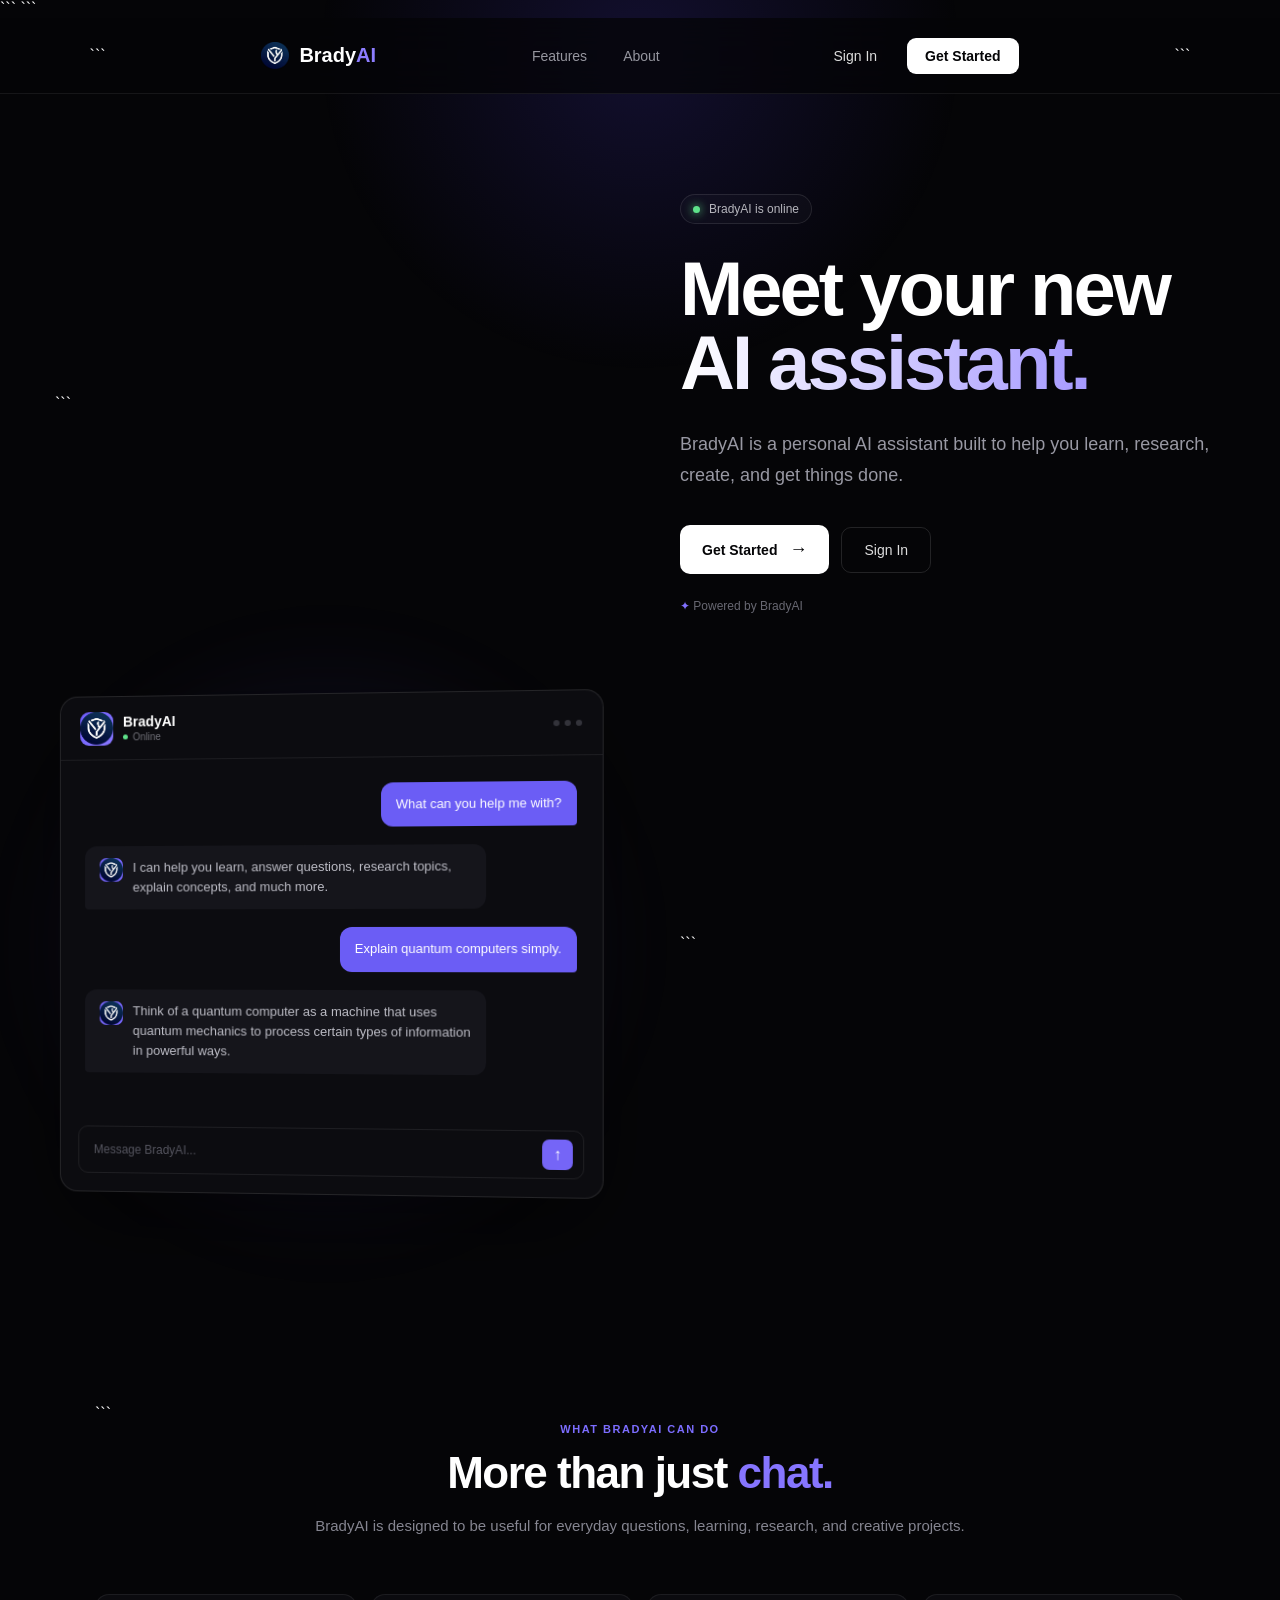
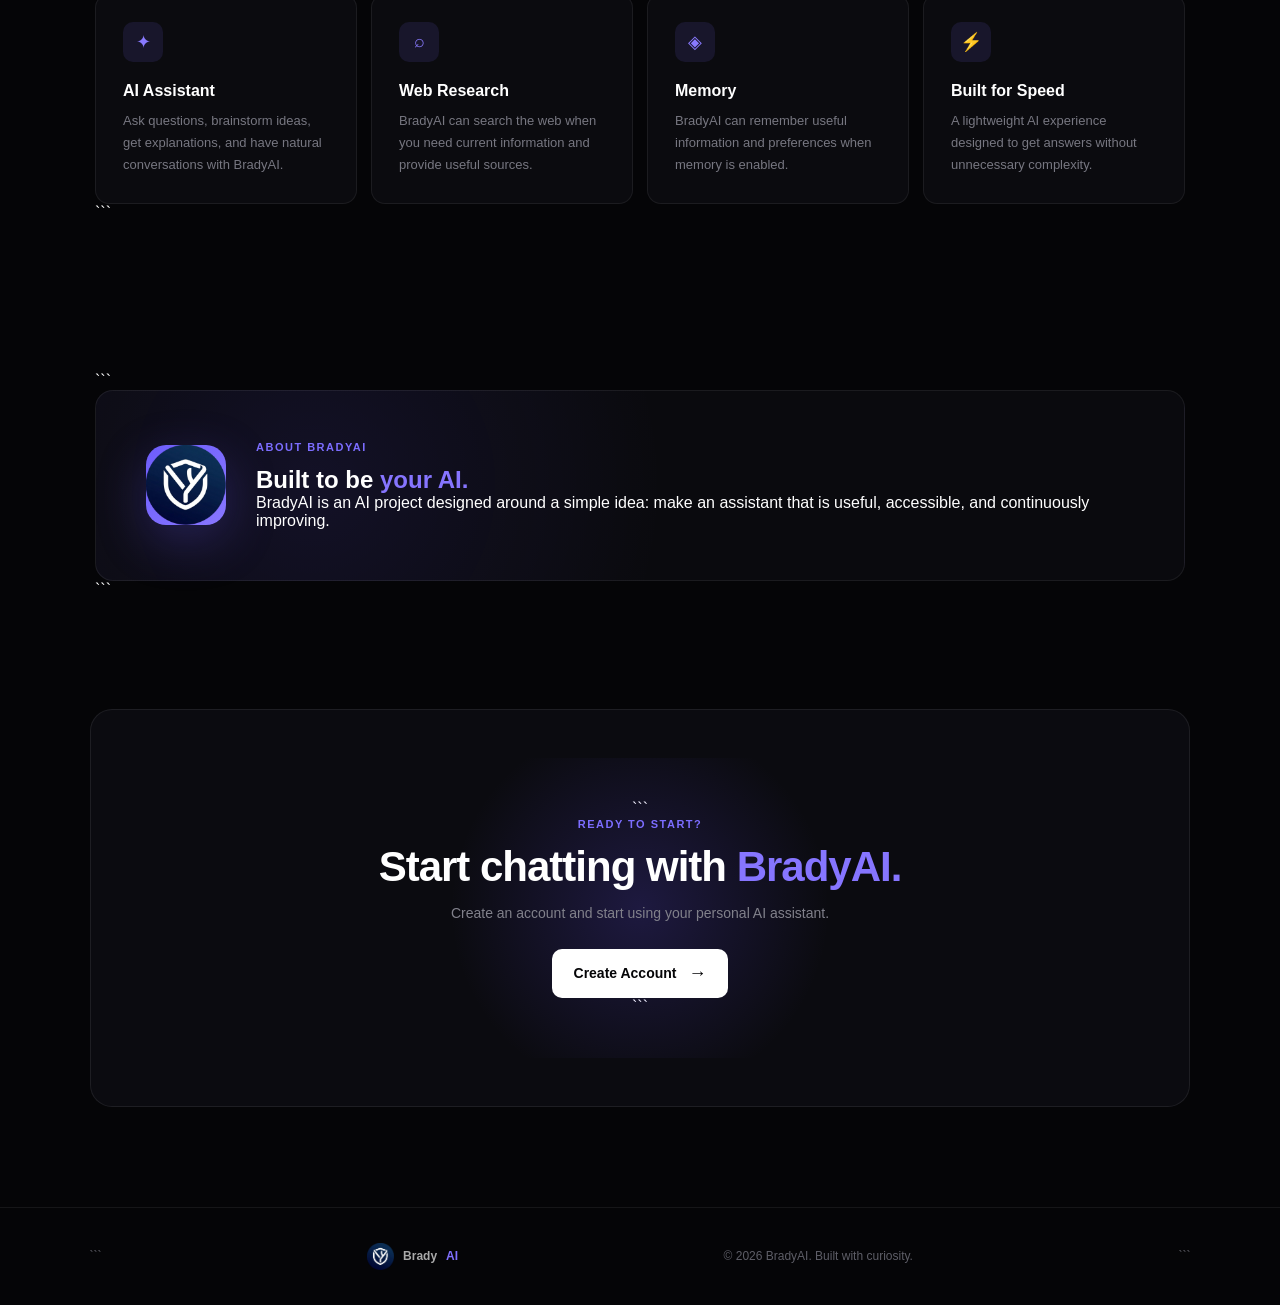
<file: index.html>
<!DOCTYPE html>

<html lang="en">

<head>
    <meta charset="UTF-8">
    <meta name="viewport" content="width=device-width, initial-scale=1.0">

```
<title>BradyAI — Your AI Assistant</title>

<link rel="icon" type="image/png" href="bradyai.png">

<link rel="stylesheet" href="./landing.css">

<!-- Clerk UI -->
<script
    defer
    crossorigin="anonymous"
    src="https://shining-insect-593.clerk.accounts.dev/npm/@clerk/ui@1/dist/ui.browser.js"
    type="text/javascript">
</script>

<!-- Clerk -->
<script
    defer
    crossorigin="anonymous"
    data-clerk-publishable-key="pk_test_c2hpbmluZy1pbnNlY3QtNTkzLmNsZXJrLmFjY291bnRzLmRldiQ"
    src="https://shining-insect-593.clerk.accounts.dev/npm/@clerk/clerk-js@6/dist/clerk.browser.js">
</script>
```

</head>

<body>

<header class="navbar">

```
<a href="./index.html" class="logo">
    <div class="logo-icon">
        <img src="./bradyai.png" alt="BradyAI">
    </div>

    <span>
        Brady<span class="logo-ai">AI</span>
    </span>
</a>

<nav class="nav-links">
    <a href="#features">Features</a>
    <a href="#about">About</a>
</nav>

<div class="nav-buttons">
    <a href="./sign-in.html" class="login-btn">Sign In</a>
    <a href="./sign-up.html" class="signup-btn">Get Started</a>
</div>
```

</header>

<main>

<section class="hero">

```
<div class="hero-content">

    <div class="badge">
        <span class="status-dot"></span>
        BradyAI is online
    </div>

    <h1>
        Meet your new
        <span>AI assistant.</span>
    </h1>

    <p>
        BradyAI is a personal AI assistant built to help you
        learn, research, create, and get things done.
    </p>

    <div class="hero-buttons">

        <a href="./sign-up.html" class="primary-btn">
            Get Started
            <span>→</span>
        </a>

        <a href="./sign-in.html" class="secondary-btn">
            Sign In
        </a>

    </div>

    <div class="hero-note">
        <span>✦</span>
        Powered by BradyAI
    </div>

</div>


<div class="ai-preview">

    <div class="preview-glow"></div>

    <div class="chat-window">

        <div class="chat-header">

            <div class="chat-brand">

                <div class="mini-logo">
                    <img src="./bradyai.png" alt="BradyAI">
                </div>

                <div>
                    <strong>BradyAI</strong>

                    <small>
                        <span class="online-dot"></span>
                        Online
                    </small>
                </div>

            </div>

            <div class="window-dots">
                <span></span>
                <span></span>
                <span></span>
            </div>

        </div>


        <div class="messages">

            <div class="message user-message">
                What can you help me with?
            </div>

            <div class="message ai-message">

                <div class="ai-avatar">
                    <img src="./bradyai.png" alt="BradyAI">
                </div>

                <div>
                    I can help you learn, answer questions,
                    research topics, explain concepts, and much more.
                </div>

            </div>

            <div class="message user-message">
                Explain quantum computers simply.
            </div>

            <div class="message ai-message">

                <div class="ai-avatar">
                    <img src="./bradyai.png" alt="BradyAI">
                </div>

                <div>
                    Think of a quantum computer as a machine
                    that uses quantum mechanics to process
                    certain types of information in powerful ways.
                </div>

            </div>

        </div>


        <div class="fake-input">

            <span>
                Message BradyAI...
            </span>

            <button>
                ↑
            </button>

        </div>

    </div>

</div>
```

</section>

<section class="features" id="features">

```
<div class="section-heading">

    <div class="small-label">
        WHAT BRADYAI CAN DO
    </div>

    <h2>
        More than just
        <span>chat.</span>
    </h2>

    <p>
        BradyAI is designed to be useful for everyday questions,
        learning, research, and creative projects.
    </p>

</div>


<div class="feature-grid">

    <div class="feature-card">

        <div class="feature-icon">✦</div>

        <h3>AI Assistant</h3>

        <p>
            Ask questions, brainstorm ideas, get explanations,
            and have natural conversations with BradyAI.
        </p>

    </div>


    <div class="feature-card">

        <div class="feature-icon">⌕</div>

        <h3>Web Research</h3>

        <p>
            BradyAI can search the web when you need current
            information and provide useful sources.
        </p>

    </div>


    <div class="feature-card">

        <div class="feature-icon">◈</div>

        <h3>Memory</h3>

        <p>
            BradyAI can remember useful information and
            preferences when memory is enabled.
        </p>

    </div>


    <div class="feature-card">

        <div class="feature-icon">⚡</div>

        <h3>Built for Speed</h3>

        <p>
            A lightweight AI experience designed to get
            answers without unnecessary complexity.
        </p>

    </div>

</div>
```

</section>

<section class="about" id="about">

```
<div class="about-card">

    <div class="about-icon">
        <img src="./bradyai.png" alt="BradyAI">
    </div>

    <div>

        <div class="small-label">
            ABOUT BRADYAI
        </div>

        <h2>
            Built to be
            <span>your AI.</span>
        </h2>

        <p>
            BradyAI is an AI project designed around a simple idea:
            make an assistant that is useful, accessible, and
            continuously improving.
        </p>

    </div>

</div>
```

</section>

<section class="cta">

```
<div class="cta-glow"></div>

<div class="cta-content">

    <div class="small-label">
        READY TO START?
    </div>

    <h2>
        Start chatting with
        <span>BradyAI.</span>
    </h2>

    <p>
        Create an account and start using your personal AI assistant.
    </p>

    <a href="./sign-up.html" class="primary-btn">
        Create Account
        <span>→</span>
    </a>

</div>
```

</section>

</main>

<footer>

```
<div class="footer-logo">

    <div class="logo-icon">
        <img src="./bradyai.png" alt="BradyAI">
    </div>

    Brady<span>AI</span>

</div>

<p>
    © 2026 BradyAI. Built with curiosity.
</p>
```

</footer>

</body>
</html>
</file>
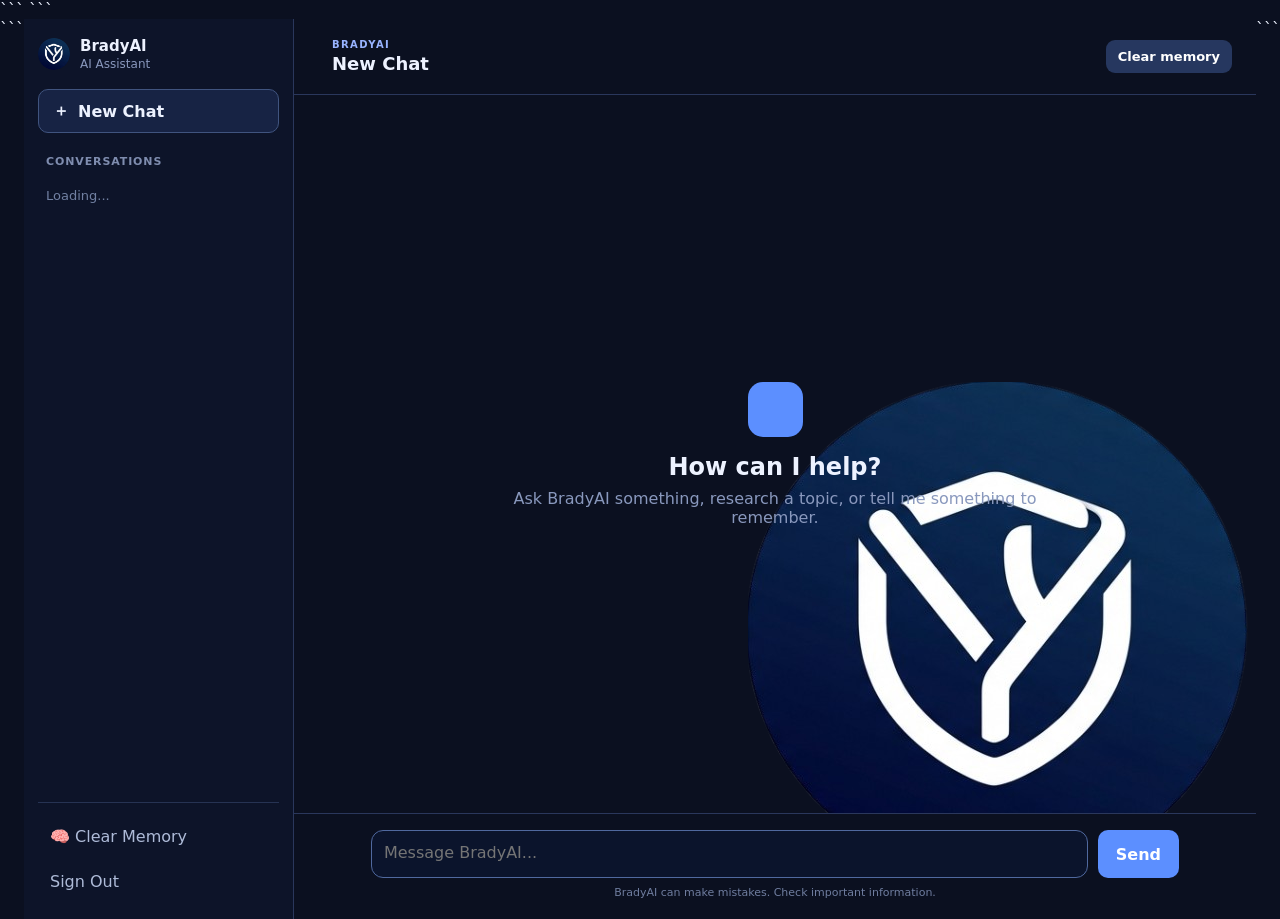
<file: chat.html>
<!doctype html>

<html lang="en">

<head>

```
<meta charset="utf-8">

<meta
    name="viewport"
    content="width=device-width, initial-scale=1"
>

<title>BradyAI</title>

<link
    rel="icon"
    type="image/png"
    href="./bradyai.png"
>

<link
    rel="stylesheet"
    href="./style.css"
>

<!-- Clerk UI -->
<script
    defer
    crossorigin="anonymous"
    src="https://shining-insect-593.clerk.accounts.dev/npm/@clerk/ui@1/dist/ui.browser.js"
    type="text/javascript">
</script>

<!-- Clerk -->
<script
    defer
    crossorigin="anonymous"
    data-clerk-publishable-key="pk_test_c2hpbmluZy1pbnNlY3QtNTkzLmNsZXJrLmFjY291bnRzLmRldiQ"
    src="https://shining-insect-593.clerk.accounts.dev/npm/@clerk/clerk-js@6/dist/clerk.browser.js">
</script>
```

</head>

<body>

<div class="app-layout">

```
<aside class="sidebar" id="sidebar">

    <div class="sidebar-header">

        <div class="brand">

            <div class="brand-icon">
                <img
                    src="./bradyai.png"
                    alt="BradyAI"
                >
            </div>

            <div>
                <strong>BradyAI</strong>
                <span>AI Assistant</span>
            </div>

        </div>

        <button
            id="close-sidebar"
            class="icon-button mobile-only"
            type="button"
            aria-label="Close sidebar"
        >
            ×
        </button>

    </div>


    <button
        id="new-chat"
        class="new-chat-button"
        type="button"
    >
        <span>＋</span>
        New Chat
    </button>


    <div class="conversation-section">

        <div class="section-title">
            Conversations
        </div>

        <div
            id="conversation-list"
            class="conversation-list"
        >

            <div class="conversation-loading">
                Loading...
            </div>

        </div>

    </div>


    <div class="sidebar-bottom">

        <button
            id="sidebar-clear-memory"
            class="sidebar-button"
            type="button"
        >
            🧠 Clear Memory
        </button>

        <button
            id="sign-out"
            class="sidebar-button"
            type="button"
        >
            Sign Out
        </button>

    </div>

</aside>


<main class="main-area">

    <header class="chat-header">

        <button
            id="open-sidebar"
            class="icon-button"
            type="button"
            aria-label="Open sidebar"
        >
            ☰
        </button>


        <div class="chat-title-container">

            <p class="eyebrow">
                BRADYAI
            </p>

            <h1 id="chat-title">
                New Chat
            </h1>

        </div>


        <button
            id="clear-memory"
            class="quiet-button"
            type="button"
        >
            Clear memory
        </button>

    </header>


    <section
        id="messages"
        class="messages"
        aria-live="polite"
    >

        <div class="welcome">

            <div class="welcome-icon">
                <img
                    src="./bradyai.png"
                    alt="BradyAI"
                >
            </div>

            <h2>
                How can I help?
            </h2>

            <p>
                Ask BradyAI something, research a topic,
                or tell me something to remember.
            </p>

        </div>

    </section>


    <form
        id="chat-form"
        class="composer"
    >

        <div class="composer-row">

            <textarea
                id="message"
                rows="1"
                placeholder="Message BradyAI..."
                autocomplete="off"
                required
            ></textarea>

            <button
                id="send"
                type="submit"
            >
                Send
            </button>

        </div>

        <p class="hint">
            BradyAI can make mistakes. Check important information.
        </p>

    </form>

</main>
```

</div>

<div
    id="sidebar-overlay"
    class="sidebar-overlay"
></div>

<script>

const API_BASE =
    "https://bradyai-web.onrender.com";


let conversationId = null;


const sidebar =
    document.getElementById("sidebar");

const sidebarOverlay =
    document.getElementById("sidebar-overlay");

const conversationList =
    document.getElementById("conversation-list");

const messages =
    document.getElementById("messages");

const form =
    document.getElementById("chat-form");

const input =
    document.getElementById("message");

const sendButton =
    document.getElementById("send");

const chatTitle =
    document.getElementById("chat-title");


async function waitForClerk() {

    for (let i = 0; i < 100; i++) {

        if (
            typeof Clerk !== "undefined" &&
            Clerk.load
        ) {

            await Clerk.load();

            return true;

        }

        await new Promise(
            resolve =>
                setTimeout(resolve, 100)
        );

    }

    return false;

}


async function checkAuthentication() {

    const loaded =
        await waitForClerk();

    if (!loaded) {

        console.error(
            "Clerk failed to load."
        );

        return false;

    }


    if (!Clerk.isSignedIn) {

        window.location.href =
            "./sign-in.html";

        return false;

    }


    console.log(
        "Authenticated as:",
        Clerk.user.id
    );


    return true;

}


async function apiRequest(
    endpoint,
    options = {}
) {

    if (
        !Clerk.session ||
        !Clerk.session.getToken
    ) {

        throw new Error(
            "Clerk session is not ready."
        );

    }


    const token =
        await Clerk.session.getToken();


    const headers = {

        "Content-Type":
            "application/json",

        "Authorization":
            `Bearer ${token}`

    };


    const response =
        await fetch(
            API_BASE + endpoint,
            {
                ...options,

                headers: {
                    ...headers,
                    ...(options.headers || {})
                }
            }
        );


    let data = {};


    try {

        data =
            await response.json();

    } catch {

        data = {};

    }


    if (!response.ok) {

        throw new Error(
            data.error ||
            `Request failed (${response.status})`
        );

    }


    return data;

}


function openSidebar() {

    sidebar.classList.add(
        "sidebar-open"
    );

    sidebarOverlay.classList.add(
        "overlay-visible"
    );

}


function closeSidebar() {

    sidebar.classList.remove(
        "sidebar-open"
    );

    sidebarOverlay.classList.remove(
        "overlay-visible"
    );

}


document
    .getElementById("open-sidebar")
    .addEventListener(
        "click",
        openSidebar
    );


document
    .getElementById("close-sidebar")
    .addEventListener(
        "click",
        closeSidebar
    );


sidebarOverlay.addEventListener(
    "click",
    closeSidebar
);


function clearMessages() {

    messages.innerHTML = "";

}


function showWelcome() {

    clearMessages();


    const welcome =
        document.createElement("div");


    welcome.className =
        "welcome";


    const icon =
        document.createElement("div");


    icon.className =
        "welcome-icon";


    const logo =
        document.createElement("img");


    logo.src =
        "./bradyai.png";


    logo.alt =
        "BradyAI";


    icon.appendChild(
        logo
    );


    welcome.appendChild(
        icon
    );


    const title =
        document.createElement("h2");


    title.textContent =
        "How can I help?";


    welcome.appendChild(
        title
    );


    const paragraph =
        document.createElement("p");


    paragraph.textContent =
        "Ask BradyAI something, research a topic, or tell me something to remember.";


    welcome.appendChild(
        paragraph
    );


    messages.appendChild(
        welcome
    );

}


function addMessage(
    kind,
    name,
    text,
    sources = []
) {

    const row =
        document.createElement("div");


    row.className =
        `message-row ${kind}`;


    if (kind === "assistant") {

        const avatar =
            document.createElement("div");


        avatar.className =
            "message-avatar";


        const logo =
            document.createElement("img");


        logo.src =
            "./bradyai.png";


        logo.alt =
            "BradyAI";


        avatar.appendChild(
            logo
        );


        const nameElement =
            document.createElement("strong");


        nameElement.className =
            "message-name";


        nameElement.textContent =
            name;


        row.appendChild(
            avatar
        );


        row.appendChild(
            nameElement
        );

    }


    const card =
        document.createElement("article");


    card.className =
        `message ${kind}`;


    const body =
        document.createElement("p");


    body.textContent =
        text;


    card.appendChild(
        body
    );


    if (sources.length) {

        const list =
            document.createElement("ul");


        list.className =
            "sources";


        sources.forEach(
            source => {

                const item =
                    document.createElement("li");


                const link =
                    document.createElement("a");


                link.href =
                    source.url;


                link.target =
                    "_blank";


                link.rel =
                    "noreferrer";


                link.textContent =
                    source.title ||
                    source.url;


                item.appendChild(
                    link
                );


                list.appendChild(
                    item
                );

            }
        );


        card.appendChild(
            list
        );

    }


    row.appendChild(
        card
    );


    messages.appendChild(
        row
    );


    messages.scrollTop =
        messages.scrollHeight;

}


async function loadConversations() {

    const data =
        await apiRequest(
            "/api/conversations"
        );


    conversationList.innerHTML =
        "";


    if (
        !data.conversations ||
        data.conversations.length === 0
    ) {

        const empty =
            document.createElement("div");


        empty.className =
            "conversation-empty";


        empty.textContent =
            "No conversations yet.";


        conversationList.append(
            empty
        );


        return [];

    }


    data.conversations.forEach(
        conversation => {

            const item =
                document.createElement("div");


            item.className =
                "conversation-item";


            if (
                conversation.id ===
                conversationId
            ) {

                item.classList.add(
                    "active"
                );

            }


            const button =
                document.createElement("button");


            button.className =
                "conversation-button";


            button.type =
                "button";


            const icon =
                document.createElement("span");


            icon.className =
                "conversation-icon";


            icon.textContent =
                "💬";


            const title =
                document.createElement("span");


            title.className =
                "conversation-title";


            title.textContent =
                conversation.title ||
                "New Chat";


            button.append(
                icon,
                title
            );


            button.addEventListener(
                "click",
                async () => {

                    await switchConversation(
                        conversation.id
                    );

                }
            );


            const deleteButton =
                document.createElement("button");


            deleteButton.className =
                "conversation-delete";


            deleteButton.type =
                "button";


            deleteButton.textContent =
                "×";


            deleteButton.title =
                "Delete conversation";


            deleteButton.addEventListener(
                "click",
                async event => {

                    event.stopPropagation();

                    await deleteConversation(
                        conversation.id
                    );

                }
            );


            item.append(
                button,
                deleteButton
            );


            conversationList.append(
                item
            );

        }
    );


    return data.conversations;

}


async function createConversation(
    title = "New Chat"
) {

    const data =
        await apiRequest(
            "/api/conversations",
            {
                method: "POST",

                body: JSON.stringify({
                    title: title
                })
            }
        );


    conversationId =
        data.id;


    chatTitle.textContent =
        data.title ||
        "New Chat";


    showWelcome();


    await loadConversations();


    return data.id;

}


async function switchConversation(
    id
) {

    try {

        const data =
            await apiRequest(
                `/api/conversations/${id}`
            );


        conversationId =
            id;


        clearMessages();


        if (
            !data.messages ||
            data.messages.length === 0
        ) {

            showWelcome();

        } else {

            data.messages.forEach(
                message => {

                    addMessage(
                        message.role === "user"
                            ? "user"
                            : "assistant",

                        message.role === "user"
                            ? "You"
                            : "BradyAI",

                        message.content
                    );

                }
            );

        }


        const conversations =
            await loadConversations();


        const current =
            conversations.find(
                conversation =>
                    conversation.id === id
            );


        if (current) {

            chatTitle.textContent =
                current.title ||
                "New Chat";

        }


        closeSidebar();

        input.focus();

    } catch (error) {

        console.error(
            "LOAD CONVERSATION ERROR:",
            error
        );

    }

}


async function newChat() {

    try {

        await createConversation(
            "New Chat"
        );


        input.focus();

        closeSidebar();

    } catch (error) {

        console.error(
            "NEW CHAT ERROR:",
            error
        );

    }

}


document
    .getElementById("new-chat")
    .addEventListener(
        "click",
        newChat
    );


async function deleteConversation(
    id
) {

    const confirmed =
        confirm(
            "Delete this conversation?"
        );


    if (!confirmed) {
        return;
    }


    try {

        await apiRequest(
            `/api/conversations/${id}`,
            {
                method: "DELETE"
            }
        );


        if (
            conversationId === id
        ) {

            conversationId =
                null;


            await createConversation(
                "New Chat"
            );

        } else {

            await loadConversations();

        }

    } catch (error) {

        console.error(
            "DELETE CONVERSATION ERROR:",
            error
        );


        alert(
            error.message
        );

    }

}


async function updateConversationTitle(
    message
) {

    if (!conversationId) {
        return;
    }


    const title =
        message
            .replace(/\s+/g, " ")
            .trim()
            .slice(0, 40);


    if (!title) {
        return;
    }


    try {

        await apiRequest(
            `/api/conversations/${conversationId}`,
            {
                method: "PATCH",

                body: JSON.stringify({
                    title: title
                })
            }
        );


        chatTitle.textContent =
            title;


        await loadConversations();

    } catch (error) {

        console.warn(
            "Could not update title:",
            error
        );

    }

}


async function sendMessage(
    message
) {

    sendButton.disabled =
        true;


    sendButton.textContent =
        "Thinking...";


    try {

        if (!conversationId) {

            await createConversation();

        }


        const conversationResponse =
            await apiRequest(
                `/api/conversations/${conversationId}`
            );


        const isFirstMessage =
            !conversationResponse.messages ||
            conversationResponse.messages.length === 0;


        await apiRequest(
            `/api/conversations/${conversationId}/messages`,
            {
                method: "POST",

                body: JSON.stringify({
                    role: "user",
                    content: message
                })
            }
        );


        if (isFirstMessage) {

            await updateConversationTitle(
                message
            );

        }


        const response =
            await apiRequest(
                "/api/chat",
                {
                    method: "POST",

                    body: JSON.stringify({
                        message: message
                    })
                }
            );


        const reply =
            response.reply ||
            response.error ||
            "Something went wrong.";


        addMessage(
            "assistant",
            "BradyAI",
            reply,
            response.sources || []
        );


        await apiRequest(
            `/api/conversations/${conversationId}/messages`,
            {
                method: "POST",

                body: JSON.stringify({
                    role: "assistant",
                    content: reply
                })
            }
        );


        await loadConversations();

    } catch (error) {

        console.error(
            "CHAT ERROR:",
            error
        );


        addMessage(
            "assistant",
            "BradyAI",
            error.message ||
            "Could not reach BradyAI."
        );

    } finally {

        sendButton.disabled =
            false;


        sendButton.textContent =
            "Send";


        input.focus();

    }

}


form.addEventListener(
    "submit",
    async event => {

        event.preventDefault();


        const message =
            input.value.trim();


        if (!message) {
            return;
        }


        addMessage(
            "user",
            "You",
            message
        );


        input.value = "";


        input.style.height =
            "auto";


        await sendMessage(
            message
        );

    }
);


input.addEventListener(
    "keydown",
    event => {

        if (
            event.key === "Enter" &&
            !event.shiftKey
        ) {

            event.preventDefault();

            form.requestSubmit();

        }

    }
);


input.addEventListener(
    "input",
    () => {

        input.style.height =
            "auto";


        input.style.height =
            Math.min(
                input.scrollHeight,
                180
            ) + "px";

    }
);


async function clearMemory() {

    addMessage(
        "user",
        "You",
        "clear memory"
    );


    await sendMessage(
        "clear memory"
    );

}


document
    .getElementById("clear-memory")
    .addEventListener(
        "click",
        clearMemory
    );


document
    .getElementById("sidebar-clear-memory")
    .addEventListener(
        "click",
        clearMemory
    );


document
    .getElementById("sign-out")
    .addEventListener(
        "click",
        async () => {

            try {

                await Clerk.signOut();


                window.location.href =
                    "./sign-in.html";

            } catch (error) {

                console.error(
                    "SIGN OUT ERROR:",
                    error
                );

            }

        }
    );


async function initializeChat() {

    const authenticated =
        await checkAuthentication();


    if (!authenticated) {
        return;
    }


    try {

        const conversations =
            await loadConversations();


        if (
            conversations &&
            conversations.length > 0
        ) {

            await switchConversation(
                conversations[0].id
            );

        } else {

            await createConversation(
                "New Chat"
            );

        }

    } catch (error) {

        console.error(
            "INITIALIZATION ERROR:",
            error
        );


        showWelcome();

    }

}


initializeChat();

</script>

</body>
</html>
</file>
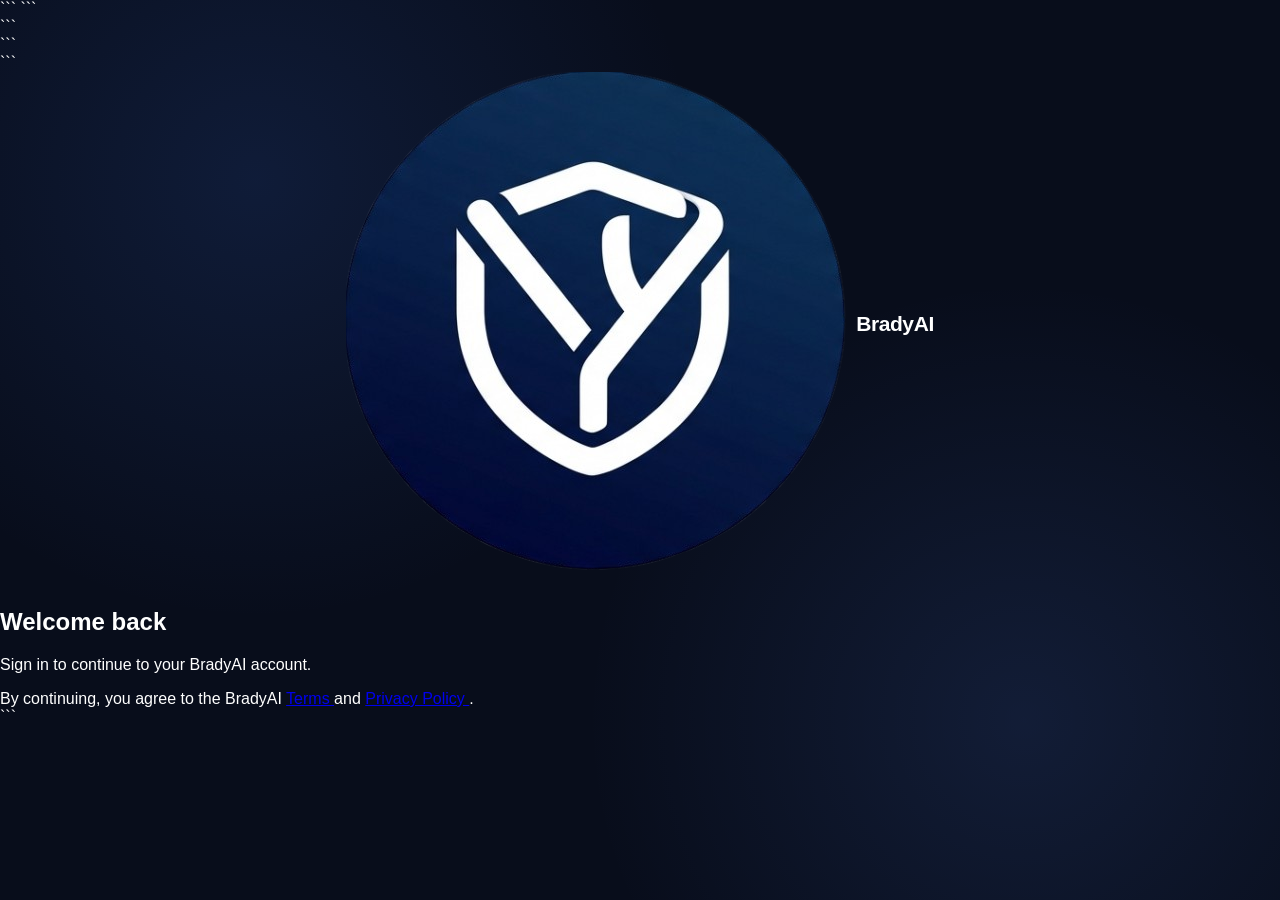
<file: sign-in.html>
<!doctype html>

<html lang="en">

<head>

```
<meta charset="utf-8">

<meta
    name="viewport"
    content="width=device-width, initial-scale=1"
>

<title>Sign In — BradyAI</title>

<link
    rel="icon"
    type="image/png"
    href="./bradyai.png"
>

<link
    rel="stylesheet"
    href="./auth.css"
>

<script
    defer
    crossorigin="anonymous"
    src="https://shining-insect-593.clerk.accounts.dev/npm/@clerk/ui@1/dist/ui.browser.js"
    type="text/javascript">
</script>

<script
    defer
    crossorigin="anonymous"
    data-clerk-publishable-key="pk_test_c2hpbmluZy1pbnNlY3QtNTkzLmNsZXJrLmFjY291bnRzLmRldiQ"
    src="https://shining-insect-593.clerk.accounts.dev/npm/@clerk/clerk-js@6/dist/clerk.browser.js">
</script>
```

</head>

<body>

<div class="background">

```
<div class="glow one"></div>
<div class="glow two"></div>
<div class="grid"></div>
```

</div>

<main class="page">

```
<section class="card">

    <div class="brand">

        <div class="brand-logo">
            <img
                src="./bradyai.png"
                alt="BradyAI"
            >
        </div>

        <div class="brand-name">
            BradyAI
        </div>

    </div>


    <div class="header">

        <h1>
            Welcome back
        </h1>

        <p>
            Sign in to continue to your BradyAI account.
        </p>

    </div>


    <div id="clerk-sign-in"></div>


    <div class="footer">

        By continuing, you agree to the BradyAI
        <a href="#">
            Terms
        </a>
        and
        <a href="#">
            Privacy Policy
        </a>.

    </div>

</section>
```

</main>

<script>

const GITHUB_PAGES =
    "https://nexuronai.github.io";


window.addEventListener(
    "load",
    async () => {

        try {

            await Clerk.load({
                ui: {
                    ClerkUI:
                        window.__internal_ClerkUICtor
                }
            });


            Clerk.mountSignIn(
                document.getElementById(
                    "clerk-sign-in"
                ),
                {

                    routing: "hash",

                    signUpUrl:
                        `${GITHUB_PAGES}/sign-up.html`,

                    forceRedirectUrl:
                        `${GITHUB_PAGES}/chat.html`,

                    signUpForceRedirectUrl:
                        `${GITHUB_PAGES}/chat.html`,

                    appearance: {

                        variables: {

                            colorPrimary:
                                "#6366f1",

                            colorBackground:
                                "#111116",

                            colorText:
                                "#ffffff",

                            colorTextSecondary:
                                "#9ca3af",

                            colorInputBackground:
                                "#0b0b0f",

                            colorInputText:
                                "#ffffff",

                            borderRadius:
                                "12px"

                        }

                    }

                }
            );

        } catch (error) {

            console.error(
                "CLERK ERROR:",
                error
            );

        }

    }
);

</script>

</body>
</html>
</file>
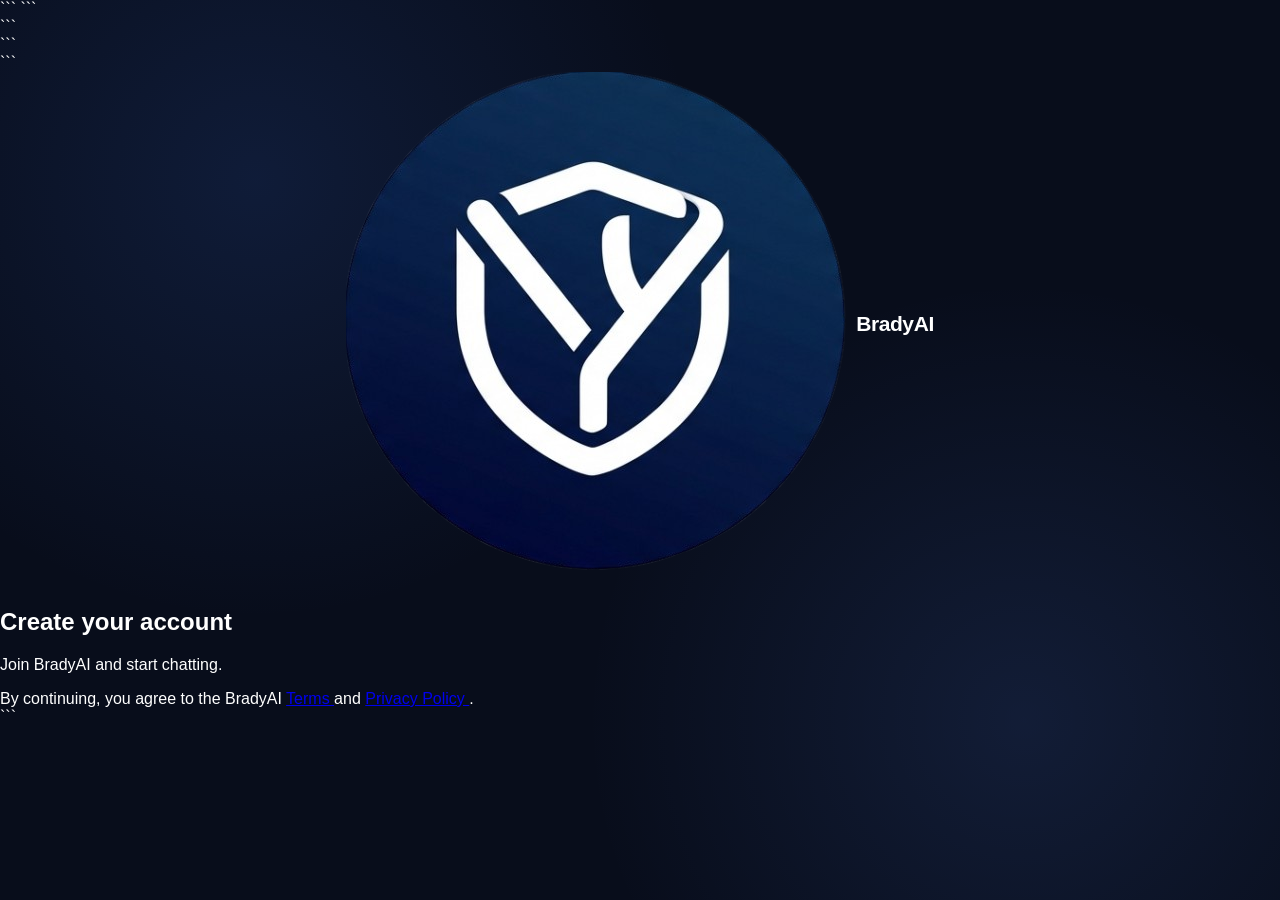
<file: sign-up.html>
<!doctype html>

<html lang="en">

<head>

```
<meta charset="utf-8">

<meta
    name="viewport"
    content="width=device-width, initial-scale=1"
>

<title>Create Account — BradyAI</title>

<link
    rel="icon"
    type="image/png"
    href="./bradyai.png"
>

<link
    rel="stylesheet"
    href="./auth.css"
>

<script
    defer
    crossorigin="anonymous"
    src="https://shining-insect-593.clerk.accounts.dev/npm/@clerk/ui@1/dist/ui.browser.js"
    type="text/javascript">
</script>

<script
    defer
    crossorigin="anonymous"
    data-clerk-publishable-key="pk_test_c2hpbmluZy1pbnNlY3QtNTkzLmNsZXJrLmFjY291bnRzLmRldiQ"
    src="https://shining-insect-593.clerk.accounts.dev/npm/@clerk/clerk-js@6/dist/clerk.browser.js">
</script>
```

</head>

<body>

<div class="background">

```
<div class="glow one"></div>
<div class="glow two"></div>
<div class="grid"></div>
```

</div>

<main class="page">

```
<section class="card">

    <div class="brand">

        <div class="brand-logo">

            <img
                src="./bradyai.png"
                alt="BradyAI"
            >

        </div>

        <div class="brand-name">
            BradyAI
        </div>

    </div>


    <div class="header">

        <h1>
            Create your account
        </h1>

        <p>
            Join BradyAI and start chatting.
        </p>

    </div>


    <div id="clerk-sign-up"></div>


    <div class="footer">

        By continuing, you agree to the BradyAI
        <a href="#">
            Terms
        </a>
        and
        <a href="#">
            Privacy Policy
        </a>.

    </div>

</section>
```

</main>

<script>

const GITHUB_PAGES =
    "https://nexuronai.github.io";


window.addEventListener(
    "load",
    async () => {

        try {

            await Clerk.load({
                ui: {
                    ClerkUI:
                        window.__internal_ClerkUICtor
                }
            });


            Clerk.mountSignUp(
                document.getElementById(
                    "clerk-sign-up"
                ),
                {

                    routing: "hash",

                    signInUrl:
                        `${GITHUB_PAGES}/sign-in.html`,

                    forceRedirectUrl:
                        `${GITHUB_PAGES}/chat.html`,

                    signInForceRedirectUrl:
                        `${GITHUB_PAGES}/chat.html`,

                    appearance: {

                        variables: {

                            colorPrimary:
                                "#6366f1",

                            colorBackground:
                                "#111116",

                            colorText:
                                "#ffffff",

                            colorTextSecondary:
                                "#9ca3af",

                            colorInputBackground:
                                "#0b0b0f",

                            colorInputText:
                                "#ffffff",

                            borderRadius:
                                "12px"

                        }

                    }

                }
            );

        } catch (error) {

            console.error(
                "CLERK ERROR:",
                error
            );

        }

    }
);

</script>

</body>
</html>
</file>
<file: landing.css>
* {
    box-sizing: border-box;
    margin: 0;
    padding: 0;
}

html {
    scroll-behavior: smooth;
}

body {
    font-family:
        Inter,
        -apple-system,
        BlinkMacSystemFont,
        "Segoe UI",
        sans-serif;

    background: #050507;
    color: #ffffff;

    overflow-x: hidden;
}


/* =========================
   BACKGROUND
========================= */

body::before {
    content: "";

    position: fixed;

    width: 700px;
    height: 700px;

    top: -300px;
    left: 50%;

    transform: translateX(-50%);

    background:
        radial-gradient(
            circle,
            rgba(90, 70, 255, 0.16),
            transparent 65%
        );

    pointer-events: none;

    z-index: -1;
}


/* =========================
   NAVBAR
========================= */

.navbar {
    height: 76px;

    display: flex;
    align-items: center;
    justify-content: space-between;

    padding: 0 7%;

    border-bottom: 1px solid rgba(255,255,255,0.07);

    background: rgba(5,5,7,0.75);

    backdrop-filter: blur(20px);

    position: sticky;
    top: 0;

    z-index: 100;
}


.logo {
    display: flex;
    align-items: center;
    gap: 10px;

    color: white;

    text-decoration: none;

    font-size: 20px;
    font-weight: 700;
}


/* MAIN NAVBAR LOGO */

.logo-icon {
    width: 28px !important;
    height: 28px !important;

    min-width: 28px;
    min-height: 28px;

    max-width: 28px;
    max-height: 28px;

    display: flex;
    align-items: center;
    justify-content: center;

    overflow: hidden;

    flex-shrink: 0;
}


.logo-icon img {
    width: 28px !important;
    height: 28px !important;

    max-width: 28px;
    max-height: 28px;

    display: block;

    object-fit: contain;
}


.logo-ai {
    color: #8d7dff;
}


.nav-links {
    display: flex;
    gap: 36px;
}


.nav-links a {
    color: #96969f;

    text-decoration: none;

    font-size: 14px;

    transition: 0.2s;
}


.nav-links a:hover {
    color: white;
}


.nav-buttons {
    display: flex;
    align-items: center;

    gap: 12px;
}


.login-btn {
    color: #ddd;

    text-decoration: none;

    font-size: 14px;

    padding: 10px 18px;
}


.signup-btn {
    text-decoration: none;

    color: #050507;

    background: #ffffff;

    padding: 10px 18px;

    border-radius: 9px;

    font-size: 14px;
    font-weight: 600;

    transition: 0.2s;
}


.signup-btn:hover {
    transform: translateY(-1px);

    box-shadow:
        0 8px 25px rgba(255,255,255,0.12);
}


/* =========================
   HERO
========================= */

.hero {
    min-height: 720px;

    display: grid;

    grid-template-columns: 1fr 1fr;

    align-items: center;

    gap: 80px;

    max-width: 1250px;

    margin: auto;

    padding: 100px 40px;
}


.hero-content {
    max-width: 600px;
}


.badge {
    display: inline-flex;

    align-items: center;

    gap: 9px;

    padding: 7px 12px;

    border: 1px solid rgba(255,255,255,0.1);

    border-radius: 999px;

    color: #b6b6bd;

    font-size: 12px;

    background: rgba(255,255,255,0.025);

    margin-bottom: 28px;
}


.status-dot {
    width: 7px;
    height: 7px;

    border-radius: 50%;

    background: #5ee28a;

    box-shadow:
        0 0 10px #5ee28a;
}


.hero h1 {
    font-size: clamp(48px, 6vw, 76px);

    line-height: 0.98;

    letter-spacing: -3px;

    font-weight: 750;

    margin-bottom: 28px;
}


.hero h1 span {
    display: block;

    background:
        linear-gradient(
            90deg,
            #ffffff,
            #8877ff
        );

    -webkit-background-clip: text;
    background-clip: text;

    color: transparent;
}


.hero p {
    color: #9898a3;

    font-size: 18px;

    line-height: 1.7;

    max-width: 530px;

    margin-bottom: 35px;
}


.hero-buttons {
    display: flex;

    gap: 12px;

    align-items: center;
}


.primary-btn {
    display: inline-flex;

    align-items: center;
    justify-content: center;

    gap: 12px;

    padding: 14px 22px;

    background: #ffffff;

    color: #050507;

    text-decoration: none;

    border-radius: 10px;

    font-weight: 650;

    font-size: 14px;

    transition: 0.25s;
}


.primary-btn:hover {
    transform: translateY(-2px);

    box-shadow:
        0 15px 40px rgba(255,255,255,0.12);
}


.primary-btn span {
    font-size: 18px;
}


.secondary-btn {
    display: inline-flex;

    align-items: center;

    padding: 14px 22px;

    border: 1px solid rgba(255,255,255,0.12);

    border-radius: 10px;

    color: #ddd;

    text-decoration: none;

    font-size: 14px;

    transition: 0.2s;
}


.secondary-btn:hover {
    background: rgba(255,255,255,0.05);

    border-color: rgba(255,255,255,0.2);
}


.hero-note {
    margin-top: 25px;

    color: #686872;

    font-size: 12px;
}


.hero-note span {
    color: #8171ff;
}


/* =========================
   AI PREVIEW
========================= */

.ai-preview {
    position: relative;
}


.preview-glow {
    position: absolute;

    inset: -80px;

    background:
        radial-gradient(
            circle,
            rgba(100,80,255,0.22),
            transparent 65%
        );

    filter: blur(30px);

    pointer-events: none;
}


.chat-window {
    position: relative;

    background: #0c0c10;

    border: 1px solid rgba(255,255,255,0.1);

    border-radius: 18px;

    overflow: hidden;

    box-shadow:
        0 30px 100px rgba(0,0,0,0.55);

    transform: perspective(1200px) rotateY(-4deg);
}


.chat-header {
    height: 64px;

    display: flex;

    align-items: center;

    justify-content: space-between;

    padding: 0 20px;

    border-bottom: 1px solid rgba(255,255,255,0.07);
}


.chat-brand {
    display: flex;

    align-items: center;

    gap: 10px;
}


.mini-logo {
    width: 34px;
    height: 34px;

    display: flex;

    align-items: center;
    justify-content: center;

    border-radius: 9px;

    background: linear-gradient(
        135deg,
        #6d5dfc,
        #8877ff
    );

    font-weight: 800;

    overflow: hidden;

    flex-shrink: 0;
}


.mini-logo img {
    width: 100%;
    height: 100%;

    display: block;

    object-fit: contain;
}


.chat-brand strong {
    display: block;

    font-size: 14px;
}


.chat-brand small {
    display: flex;

    align-items: center;

    gap: 5px;

    color: #707078;

    font-size: 10px;

    margin-top: 2px;
}


.online-dot {
    width: 5px;
    height: 5px;

    border-radius: 50%;

    background: #5ee28a;
}


.window-dots {
    display: flex;

    gap: 5px;
}


.window-dots span {
    width: 6px;
    height: 6px;

    border-radius: 50%;

    background: #33333a;
}


.messages {
    padding: 25px;

    min-height: 370px;

    display: flex;

    flex-direction: column;

    gap: 18px;
}


.message {
    max-width: 82%;

    padding: 12px 15px;

    border-radius: 12px;

    font-size: 13px;

    line-height: 1.55;
}


.user-message {
    align-self: flex-end;

    background: #6b5df5;

    color: white;

    border-bottom-right-radius: 4px;
}


.ai-message {
    align-self: flex-start;

    display: flex;

    gap: 10px;

    background: #15151b;

    color: #bdbdc6;

    border-bottom-left-radius: 4px;
}


.ai-avatar {
    flex-shrink: 0;

    width: 24px;
    height: 24px;

    display: flex;

    align-items: center;
    justify-content: center;

    background: #7565f7;

    border-radius: 7px;

    font-size: 10px;

    font-weight: 700;

    color: white;

    overflow: hidden;
}


.ai-avatar img {
    width: 100%;
    height: 100%;

    display: block;

    object-fit: contain;
}


.fake-input {
    margin: 0 18px 18px;

    height: 48px;

    border: 1px solid rgba(255,255,255,0.08);

    border-radius: 10px;

    display: flex;

    align-items: center;

    justify-content: space-between;

    padding: 0 10px 0 15px;

    color: #55555f;

    font-size: 12px;
}


.fake-input button {
    width: 30px;
    height: 30px;

    border: 0;

    border-radius: 7px;

    background: #7565f7;

    color: white;

    font-size: 16px;
}


/* =========================
   FEATURES
========================= */

.features {
    max-width: 1150px;

    margin: auto;

    padding: 110px 30px;
}


.section-heading {
    text-align: center;

    max-width: 650px;

    margin: 0 auto 55px;
}


.small-label {
    color: #7c6dff;

    font-size: 11px;

    font-weight: 700;

    letter-spacing: 1.5px;

    margin-bottom: 13px;
}


.section-heading h2 {
    font-size: 44px;

    letter-spacing: -1.5px;

    margin-bottom: 15px;
}


.section-heading h2 span,
.about h2 span,
.cta h2 span {
    color: #8675ff;
}


.section-heading p {
    color: #858590;

    line-height: 1.7;

    font-size: 15px;
}


.feature-grid {
    display: grid;

    grid-template-columns:
        repeat(4, 1fr);

    gap: 14px;
}


.feature-card {
    padding: 27px;

    background: #0b0b0f;

    border: 1px solid rgba(255,255,255,0.07);

    border-radius: 14px;

    transition: 0.25s;
}


.feature-card:hover {
    transform: translateY(-5px);

    border-color: rgba(126,108,255,0.35);

    background: #0d0d13;
}


.feature-icon {
    width: 40px;
    height: 40px;

    display: flex;

    align-items: center;
    justify-content: center;

    border-radius: 10px;

    background: rgba(117,101,247,0.12);

    color: #897aff;

    margin-bottom: 20px;

    font-size: 18px;
}


.feature-card h3 {
    font-size: 16px;

    margin-bottom: 10px;
}


.feature-card p {
    color: #777781;

    font-size: 13px;

    line-height: 1.7;
}


/* =========================
   ABOUT
========================= */

.about {
    max-width: 1150px;

    margin: auto;

    padding: 40px 30px 110px;
}


.about-card {
    display: flex;

    align-items: center;

    gap: 30px;

    padding: 50px;

    border-radius: 18px;

    border: 1px solid rgba(255,255,255,0.07);

    background:
        radial-gradient(
            circle at 20% 50%,
            rgba(100,80,255,0.1),
            transparent 40%
        ),
        #0a0a0e;
}


.about-icon {
    flex-shrink: 0;

    width: 80px;
    height: 80px;

    display: flex;

    align-items: center;
    justify-content: center;

    border-radius: 20px;

    background: linear-gradient(
        135deg,
        #6d5dfc,
        #8877ff
    );

    font-size: 32px;

    font-weight: 800;

    box-shadow:
        0 15px 50px rgba(109,93,252,0.25);

    overflow: hidden;
}


.about-icon img {
    width: 100%;
    height: 100%;

    display: block;

    object-fit: contain;
}


/* =========================
   CTA
========================= */

.cta {
    position: relative;

    max-width: 1100px;

    margin: 0 auto 100px;

    padding: 90px 30px;

    text-align: center;

    overflow: hidden;

    border-radius: 22px;

    border: 1px solid rgba(255,255,255,0.08);

    background: #0b0b10;
}


.cta-glow {
    position: absolute;

    width: 500px;
    height: 300px;

    left: 50%;
    top: 50%;

    transform: translate(-50%, -50%);

    background:
        radial-gradient(
            circle,
            rgba(104,82,255,0.2),
            transparent 65%
        );

    pointer-events: none;
}


.cta-content {
    position: relative;
}


.cta h2 {
    font-size: 42px;

    letter-spacing: -1px;

    margin-bottom: 14px;
}


.cta p {
    color: #81818b;

    margin-bottom: 28px;

    font-size: 14px;
}


/* =========================
   FOOTER
========================= */

footer {
    border-top: 1px solid rgba(255,255,255,0.07);

    padding: 35px 7%;

    display: flex;

    align-items: center;

    justify-content: space-between;

    color: #5e5e67;

    font-size: 12px;
}


.footer-logo {
    display: flex;

    align-items: center;

    gap: 9px;

    color: #aaa;

    font-weight: 600;
}


.footer-logo .logo-icon {
    width: 27px !important;
    height: 27px !important;

    min-width: 27px;
    min-height: 27px;

    max-width: 27px;
    max-height: 27px;

    border-radius: 7px;

    font-size: 12px;
}


.footer-logo .logo-icon img {
    width: 27px !important;
    height: 27px !important;

    max-width: 27px;
    max-height: 27px;
}


.footer-logo span {
    color: #8070ff;
}


/* =========================
   MOBILE
========================= */

@media (max-width: 900px) {

    .nav-links {
        display: none;
    }

    .hero {
        grid-template-columns: 1fr;

        text-align: center;

        padding-top: 70px;
    }

    .hero-content {
        margin: auto;
    }

    .hero p {
        margin-left: auto;
        margin-right: auto;
    }

    .hero-buttons {
        justify-content: center;
    }

    .ai-preview {
        max-width: 650px;

        width: 100%;

        margin: auto;
    }

    .chat-window {
        transform: none;
    }

    .feature-grid {
        grid-template-columns:
            repeat(2, 1fr);
    }
}


@media (max-width: 600px) {

    .navbar {
        padding: 0 20px;
    }

    .login-btn {
        display: none;
    }

    .hero {
        padding:
            60px 20px
            80px;
    }

    .hero h1 {
        font-size: 48px;

        letter-spacing: -2px;
    }

    .hero p {
        font-size: 15px;
    }

    .hero-buttons {
        flex-direction: column;
    }

    .primary-btn,
    .secondary-btn {
        width: 100%;
    }

    .feature-grid {
        grid-template-columns: 1fr;
    }

    .section-heading h2 {
        font-size: 36px;
    }

    .about-card {
        flex-direction: column;

        text-align: center;

        padding: 35px 25px;
    }

    .about h2 {
        font-size: 30px;
    }

    .cta {
        margin:
            0 15px
            70px;
    }

    .cta h2 {
        font-size: 34px;
    }

    footer {
        flex-direction: column;

        gap: 15px;
    }
}
</file>
<file: style.css>
:root {
    color-scheme: dark;
    font-family: Inter, system-ui, sans-serif;
    background: #0b1020;
    color: #edf2ff;
}

* {
    box-sizing: border-box;
}

html,
body {
    margin: 0;
    width: 100%;
    height: 100%;
}

body {
    overflow: hidden;
    background: #0b1020;
}


/* =========================================
   APP
========================================= */

.app-layout {
    width: 100%;
    height: 100vh;

    display: flex;

    overflow: hidden;
}


/* =========================================
   SIDEBAR
========================================= */

.sidebar {
    width: 270px;
    height: 100vh;

    flex-shrink: 0;

    display: flex;
    flex-direction: column;

    padding: 18px 14px;

    background: #0d1429;

    border-right: 1px solid #2a375c;

    z-index: 100;
}

.sidebar-header {
    display: flex;
    align-items: center;
    justify-content: space-between;

    margin-bottom: 18px;
}

.brand {
    display: flex;
    align-items: center;

    gap: 10px;
}

.brand-icon {
    width: 40px;
    height: 40px;
    object-fit: contain;
}
.brand strong {
    display: block;

    font-size: 15px;
}

.brand span {
    display: block;

    margin-top: 2px;

    color: #8998bd;

    font-size: 12px;
}


/* =========================================
   NEW CHAT
========================================= */

.new-chat-button {
    width: 100%;
    height: 44px;

    display: flex;
    align-items: center;

    gap: 9px;

    padding: 0 14px;

    border: 1px solid #40547f;
    border-radius: 10px;

    background: #172344;
    color: #edf2ff;

    font: inherit;
    font-weight: 700;

    cursor: pointer;
}

.new-chat-button:hover {
    background: #203157;
}


/* =========================================
   CONVERSATIONS
========================================= */

.conversation-section {
    flex: 1;

    min-height: 0;

    margin-top: 22px;
}

.section-title {
    padding: 0 8px 8px;

    color: #7f8daf;

    font-size: 11px;
    font-weight: 700;

    text-transform: uppercase;

    letter-spacing: .08em;
}

.conversation-list {
    height: 100%;

    overflow-y: auto;

    display: flex;
    flex-direction: column;

    gap: 4px;
}

.conversation-item {
    width: 100%;

    display: flex;
    align-items: center;

    border-radius: 9px;
}

.conversation-item:hover {
    background: #182646;
}

.conversation-item.active {
    background: #203157;
}

.conversation-button {
    flex: 1;

    min-width: 0;

    display: flex;
    align-items: center;

    gap: 9px;

    padding: 10px;

    border: 0;

    background: transparent;
    color: #dce5ff;

    font: inherit;

    text-align: left;

    cursor: pointer;
}

.conversation-icon {
    flex-shrink: 0;

    font-size: 14px;
}

.conversation-title {
    overflow: hidden;

    white-space: nowrap;

    text-overflow: ellipsis;

    font-size: 13px;
}

.conversation-delete {
    width: 32px;
    height: 32px;

    margin-right: 4px;

    border: 0;
    border-radius: 7px;

    background: transparent;
    color: #7180a2;

    cursor: pointer;
}

.conversation-delete:hover {
    background: #29375c;
    color: white;
}

.conversation-empty,
.conversation-loading {
    padding: 12px 8px;

    color: #7180a2;

    font-size: 13px;
}


/* =========================================
   SIDEBAR BOTTOM
========================================= */

.sidebar-bottom {
    display: flex;
    flex-direction: column;

    gap: 6px;

    padding-top: 14px;

    border-top: 1px solid #263353;
}

.sidebar-button {
    width: 100%;

    padding: 10px 12px;

    border: 0;
    border-radius: 9px;

    background: transparent;
    color: #aebbd8;

    font: inherit;

    text-align: left;

    cursor: pointer;
}

.sidebar-button:hover {
    background: #182646;
    color: white;
}


/* =========================================
   MAIN CHAT
========================================= */

.main-area {
    flex: 1;

    min-width: 0;

    height: 100vh;

    display: grid;

    grid-template-rows: auto minmax(0, 1fr) auto;

    background: #0b1020;
}


/* =========================================
   HEADER
========================================= */

.chat-header {
    height: 76px;

    display: flex;
    align-items: center;

    padding: 0 24px;

    border-bottom: 1px solid #2a375c;
}

.chat-title-container {
    flex: 1;

    margin-left: 14px;
}

.chat-title-container h1 {
    margin: 0;

    font-size: 18px;
}

.eyebrow {
    margin: 0 0 3px;

    color: #98b3ff;

    font-size: 10px;
    font-weight: 700;

    letter-spacing: .14em;
}

.icon-button {
    width: 40px;
    height: 40px;

    display: grid;
    place-items: center;

    border: 0;
    border-radius: 9px;

    background: transparent;
    color: #dce5ff;

    font-size: 21px;

    cursor: pointer;
}

.icon-button:hover {
    background: #182646;
}

#open-sidebar {
    display: none;
}

.mobile-only {
    display: none;
}

.quiet-button {
    padding: 9px 12px;

    border: 0;
    border-radius: 9px;

    background: #26375f;
    color: white;

    font: inherit;

    font-size: 13px;
    font-weight: 700;

    cursor: pointer;
}


/* =========================================
   MESSAGES
========================================= */

/*
   IMPORTANT:
   Messages are kept close together.
*/

.messages {
    min-height: 0;

    overflow-y: auto;

    padding: 28px 40px;

    display: flex;
    flex-direction: column;

    gap: 5px;
}


/* =========================================
   MESSAGE ROW
========================================= */

.message-row {
    width: min(850px, 100%);

    display: flex;
    align-items: center;

    margin: 0 auto;
    padding: 0;

    gap: 0;
}

.message-row.assistant {
    justify-content: flex-start;
}

.message-row.user {
    justify-content: flex-end;
}

/* =========================================
   MESSAGE BUBBLE
========================================= */

.message {
    width: fit-content !important;

    max-width: 70%;

    flex: 0 0 auto;

    margin: 0 !important;

    padding: 10px 14px;

    border-radius: 15px;

    line-height: 1.45;

    white-space: pre-wrap;

    overflow-wrap: anywhere;
}


/* =========================================
   ASSISTANT MESSAGE
========================================= */

.message.assistant {
    background: #1c2b52;

    border-bottom-left-radius: 5px;
}


/* =========================================
   USER MESSAGE
========================================= */

.message.user {
    background: #315fbe;

    border-bottom-right-radius: 5px;
}


/* =========================================
   MESSAGE TEXT
========================================= */

.message p {
    width: auto;

    margin: 0;
    padding: 0;
}


/* =========================================
   BRADYAI IDENTITY
========================================= */

.message-identity {
    display: flex;
    align-items: center;

    gap: 7px;

    margin-right: 7px;

    flex-shrink: 0;
}

.message-avatar {
    width: 32px;
    height: 32px;

    min-width: 32px;

    display: flex;
    align-items: center;
    justify-content: center;

    border-radius: 50%;

    background: #5c8fff;
    color: white;

    font-size: 14px;
    font-weight: 800;

    transform: translateX(-7px);
}

.message-name {
    margin: 0 7px 0 0;

    color: #edf2ff;

    font-size: 0.9rem;
    font-weight: 700;

    white-space: nowrap;
}


/*
   If your HTML puts the BradyAI logo/name
   immediately before the bubble, this keeps
   everything tightly grouped.
*/

.message-row.assistant {
    gap: 0;
}


/* =========================================
   SOURCES
========================================= */

.message .sources {
    width: auto;

    margin: 10px 0 0;

    padding-left: 18px;

    font-size: 0.85rem;
}

.message .sources a {
    color: #b9ceff;
}


/* =========================================
   WELCOME
========================================= */

.welcome {
    margin: auto;

    max-width: 600px;

    text-align: center;
}

.welcome-icon {
    width: 55px;
    height: 55px;

    margin: 0 auto 16px;

    display: grid;
    place-items: center;

    border-radius: 15px;

    background: #5c8fff;

    color: white;

    font-size: 24px;
    font-weight: 800;
}

.welcome h2 {
    margin: 0 0 8px;
}

.welcome p {
    margin: 0;

    color: #8998bd;
}


/* =========================================
   COMPOSER
========================================= */

.composer {
    padding: 16px 8% 20px;

    border-top: 1px solid #2a375c;
}

.composer-row {
    width: 100%;

    max-width: 850px;

    margin: 0 auto;

    display: flex;

    gap: 10px;
}

textarea {
    flex: 1;

    min-height: 48px;
    max-height: 180px;

    resize: none;

    padding: 12px;

    border: 1px solid #50699f;
    border-radius: 12px;

    background: #0b142c;
    color: inherit;

    font: inherit;

    outline: none;
}

textarea:focus {
    border-color: #6d9aff;
}

#send {
    padding: 0 18px;

    border: 0;
    border-radius: 10px;

    background: #5c8fff;
    color: white;

    font: inherit;
    font-weight: 700;

    cursor: pointer;
}

#send:disabled {
    opacity: .65;

    cursor: wait;
}

.hint {
    max-width: 850px;

    margin: 8px auto 0;

    color: #6f7d9f;

    font-size: 11px;

    text-align: center;
}


/* =========================================
   MOBILE OVERLAY
========================================= */

.sidebar-overlay {
    display: none;
}


/* =========================================
   MOBILE
========================================= */

@media (max-width: 700px) {

    #open-sidebar {
        display: grid;
    }

    .mobile-only {
        display: grid;
    }

    .sidebar {
        position: fixed;

        top: 0;
        left: 0;

        width: 280px;
        height: 100vh;

        transform: translateX(-100%);

        transition: transform .25s ease;

        box-shadow: 20px 0 50px #0008;
    }

    .sidebar.sidebar-open {
        transform: translateX(0);
    }

    .sidebar-overlay {
        position: fixed;

        inset: 0;

        display: block;

        background: rgba(0, 0, 0, .55);

        opacity: 0;
        visibility: hidden;

        transition:
            opacity .25s ease,
            visibility .25s ease;

        z-index: 90;
    }

    .sidebar-overlay.overlay-visible {
        opacity: 1;

        visibility: visible;
    }

    .main-area {
        width: 100%;
    }

    .chat-header {
        padding: 0 14px;
    }

    .chat-title-container {
        margin-left: 8px;
    }

    .quiet-button {
        display: none;
    }

   .messages {
        min-height: 0;

        overflow-y: auto;

        padding: 28px 40px;
    
        display: flex;
        flex-direction: column;

        gap: 5px;
    }

    .message {
        max-width: 82%;
    }

    .message-avatar {
        width: 30px;
        height: 30px;

        min-width: 30px;
    }

    .message-name {
        font-size: .85rem;
    }

    .composer {
        padding: 12px 14px 16px;
    }

    .composer-row {
        gap: 7px;
    }

    #send {
        padding: 0 14px;
    }

    .hint {
        display: none;
    }
}

.brand-icon,
.message-avatar {
    width: 32px;
    height: 32px;
    min-width: 32px;

    display: flex;
    align-items: center;
    justify-content: center;

    border-radius: 50%;

    background: transparent;

    overflow: hidden;
}
.brand-icon img,
.message-avatar img {
    width: 100%;
    height: 100%;

    display: block;

    object-fit: contain;
}
</file>
<file: auth.css>
/* ==========================================
   RESET
========================================== */

* {
    box-sizing: border-box;
}


html,
body {
    margin: 0;
    padding: 0;

    width: 100%;
    min-height: 100%;
}


body {
    font-family:
        Inter,
        -apple-system,
        BlinkMacSystemFont,
        "Segoe UI",
        Roboto,
        Arial,
        sans-serif;

    background:
        radial-gradient(
            circle at 20% 20%,
            rgba(49, 95, 190, 0.18),
            transparent 35%
        ),
        radial-gradient(
            circle at 80% 80%,
            rgba(92, 143, 255, 0.12),
            transparent 35%
        ),
        #080d1b;

    color: #ffffff;

    min-height: 100vh;

    overflow-x: hidden;
}


/* ==========================================
   BACKGROUND
========================================== */

.auth-page {

    position: relative;

    min-height: 100vh;

    display: flex;

    align-items: center;

    justify-content: center;

    padding: 40px 20px;

    z-index: 2;
}


.background-glow {

    position: fixed;

    width: 450px;

    height: 450px;

    border-radius: 50%;

    filter: blur(120px);

    pointer-events: none;

    opacity: 0.22;

}


.glow-one {

    top: -200px;

    left: -150px;

    background: #315fbe;

}


.glow-two {

    right: -200px;

    bottom: -200px;

    background: #5c8fff;

}


/* ==========================================
   AUTH CARD
========================================== */

.auth-card {

    width: 100%;

    max-width: 440px;

    padding: 42px;

    background:
        rgba(15, 22, 43, 0.82);

    border:
        1px solid rgba(255, 255, 255, 0.09);

    border-radius: 24px;

    box-shadow:
        0 30px 80px rgba(0, 0, 0, 0.45),
        inset 0 1px 0 rgba(255, 255, 255, 0.03);

    backdrop-filter: blur(24px);
    -webkit-backdrop-filter: blur(24px);

    animation:
        cardEnter 0.5s ease forwards;
}


.signup-card {

    max-width: 460px;

}


/* ==========================================
   CARD ANIMATION
========================================== */

@keyframes cardEnter {

    from {

        opacity: 0;

        transform:
            translateY(18px)
            scale(0.98);

    }

    to {

        opacity: 1;

        transform:
            translateY(0)
            scale(1);

    }

}


/* ==========================================
   BRAND
========================================== */

.brand {

    display: flex;

    align-items: center;

    justify-content: center;

    gap: 10px;

    margin-bottom: 32px;

    font-size: 21px;

    font-weight: 700;

    letter-spacing: -0.4px;
}


.brand-icon {

    width: 34px;

    height: 34px;

    display: flex;

    align-items: center;

    justify-content: center;

    border-radius: 10px;

    background:
        linear-gradient(
            135deg,
            #315fbe,
            #5c8fff
        );

    box-shadow:
        0 8px 24px rgba(49, 95, 190, 0.35);

    font-size: 17px;

    font-weight: 800;
}


/* ==========================================
   HEADER
========================================== */

.auth-header {

    text-align: center;

    margin-bottom: 28px;
}


.auth-header h1 {

    margin: 0 0 9px;

    font-size: 30px;

    line-height: 1.2;

    letter-spacing: -0.8px;

    font-weight: 700;
}


.auth-header p {

    margin: 0;

    color: #8f9bb7;

    font-size: 14px;

    line-height: 1.6;
}


/* ==========================================
   GOOGLE BUTTON
========================================== */

.google-button {

    width: 100%;

    height: 50px;

    display: flex;

    align-items: center;

    justify-content: center;

    gap: 10px;

    border: 1px solid #303a56;

    border-radius: 12px;

    background: #111a31;

    color: #ffffff;

    font-size: 14px;

    font-weight: 600;

    cursor: pointer;

    transition:
        background 0.2s ease,
        border-color 0.2s ease,
        transform 0.2s ease;
}


.google-button:hover {

    background: #17213c;

    border-color: #46557b;

    transform: translateY(-1px);

}


.google-icon {

    width: 21px;

    height: 21px;

    display: flex;

    align-items: center;

    justify-content: center;

    border-radius: 50%;

    background: white;

    color: #4285f4;

    font-size: 13px;

    font-weight: 800;
}


/* ==========================================
   DIVIDER
========================================== */

.divider {

    display: flex;

    align-items: center;

    gap: 13px;

    margin: 24px 0;
}


.divider span {

    flex: 1;

    height: 1px;

    background: #29334d;
}


.divider p {

    margin: 0;

    color: #6f7b98;

    font-size: 12px;
}


/* ==========================================
   INPUT GROUP
========================================== */

.input-group {

    margin-bottom: 19px;
}


.input-group label {

    display: block;

    margin-bottom: 8px;

    color: #dce3f5;

    font-size: 13px;

    font-weight: 600;
}


.input-group input {

    width: 100%;

    height: 50px;

    padding: 0 15px;

    border: 1px solid #2b3652;

    border-radius: 11px;

    outline: none;

    background: #0d1529;

    color: white;

    font-family: inherit;

    font-size: 14px;

    transition:
        border-color 0.2s ease,
        box-shadow 0.2s ease,
        background 0.2s ease;
}


.input-group input::placeholder {

    color: #596681;

}


.input-group input:hover {

    border-color: #3a4869;

}


.input-group input:focus {

    background: #101a31;

    border-color: #4d7fe4;

    box-shadow:
        0 0 0 3px rgba(77, 127, 228, 0.12);
}


/* ==========================================
   PASSWORD
========================================== */

.password-label {

    display: flex;

    align-items: center;

    justify-content: space-between;

    margin-bottom: 8px;
}


.password-label label {

    margin: 0;
}


.password-wrapper {

    position: relative;
}


.password-wrapper input {

    padding-right: 65px;
}


.password-toggle {

    position: absolute;

    right: 10px;

    top: 50%;

    transform: translateY(-50%);

    border: none;

    background: transparent;

    color: #7180a0;

    font-size: 12px;

    cursor: pointer;

    padding: 7px;

}


.password-toggle:hover {

    color: #aab7d4;

}


.forgot-link {

    border: none;

    background: none;

    padding: 0;

    color: #719af1;

    font-family: inherit;

    font-size: 12px;

    cursor: pointer;
}


.forgot-link:hover {

    color: #91b3ff;

    text-decoration: underline;
}


.password-hint {

    margin-top: 7px;

    color: #687692;

    font-size: 11px;
}


/* ==========================================
   REMEMBER ME
========================================== */

.remember {

    display: flex;

    align-items: center;

    gap: 9px;

    margin: 3px 0 20px;

    color: #8996b1;

    font-size: 12px;

    cursor: pointer;
}


.remember input {

    position: absolute;

    opacity: 0;

    pointer-events: none;
}


.custom-checkbox {

    width: 16px;

    height: 16px;

    border: 1px solid #3b4763;

    border-radius: 4px;

    background: #0d1529;

    transition: 0.2s ease;
}


.remember input:checked + .custom-checkbox {

    background: #315fbe;

    border-color: #315fbe;

    box-shadow:
        0 0 10px rgba(49, 95, 190, 0.3);
}


/* ==========================================
   ERROR
========================================== */

.auth-error {

    display: none;

    margin-bottom: 16px;

    padding: 11px 13px;

    border: 1px solid rgba(255, 90, 90, 0.25);

    border-radius: 9px;

    background: rgba(255, 70, 70, 0.08);

    color: #ff8e8e;

    font-size: 12px;

    line-height: 1.5;
}


.auth-error.show {

    display: block;

}


/* ==========================================
   PRIMARY BUTTON
========================================== */

.primary-button {

    width: 100%;

    height: 50px;

    display: flex;

    align-items: center;

    justify-content: center;

    border: none;

    border-radius: 11px;

    background:
        linear-gradient(
            135deg,
            #315fbe,
            #4c7ee2
        );

    color: white;

    font-family: inherit;

    font-size: 14px;

    font-weight: 700;

    cursor: pointer;

    box-shadow:
        0 10px 25px rgba(49, 95, 190, 0.22);

    transition:
        transform 0.2s ease,
        box-shadow 0.2s ease,
        filter 0.2s ease;
}


.primary-button:hover {

    transform: translateY(-1px);

    filter: brightness(1.08);

    box-shadow:
        0 14px 30px rgba(49, 95, 190, 0.32);

}


.primary-button:active {

    transform: translateY(0);

}


.primary-button:disabled {

    opacity: 0.7;

    cursor: not-allowed;

    transform: none;
}


/* ==========================================
   SPINNER
========================================== */

.spinner {

    display: none;

    width: 18px;

    height: 18px;

    border:
        2px solid rgba(255, 255, 255, 0.3);

    border-top-color: white;

    border-radius: 50%;

    animation:
        spin 0.7s linear infinite;
}


@keyframes spin {

    to {

        transform: rotate(360deg);

    }

}


/* ==========================================
   SWITCH AUTH
========================================== */

.switch-auth {

    display: flex;

    justify-content: center;

    align-items: center;

    gap: 5px;

    margin-top: 25px;

    color: #76839e;

    font-size: 13px;
}


.switch-auth a {

    color: #719af1;

    font-weight: 600;

    text-decoration: none;
}


.switch-auth a:hover {

    color: #91b3ff;

}


/* ==========================================
   FOOTER
========================================== */

.auth-footer {

    margin-top: 25px;

    color: #596681;

    text-align: center;

    font-size: 10px;

    line-height: 1.6;
}


.auth-footer a {

    color: #7180a0;

    text-decoration: none;
}


.auth-footer a:hover {

    color: #91a2c7;

    text-decoration: underline;
}


/* ==========================================
   MOBILE
========================================== */

@media (max-width: 520px) {

    .auth-page {

        padding: 20px 14px;

    }


    .auth-card {

        padding: 30px 22px;

        border-radius: 20px;

    }


    .auth-header h1 {

        font-size: 26px;

    }


    .brand {

        margin-bottom: 26px;

    }

}


/* ==========================================
   VERY SMALL SCREENS
========================================== */

@media (max-width: 360px) {

    .auth-card {

        padding: 25px 17px;

    }


    .auth-header h1 {

        font-size: 24px;

    }

}
</file>
